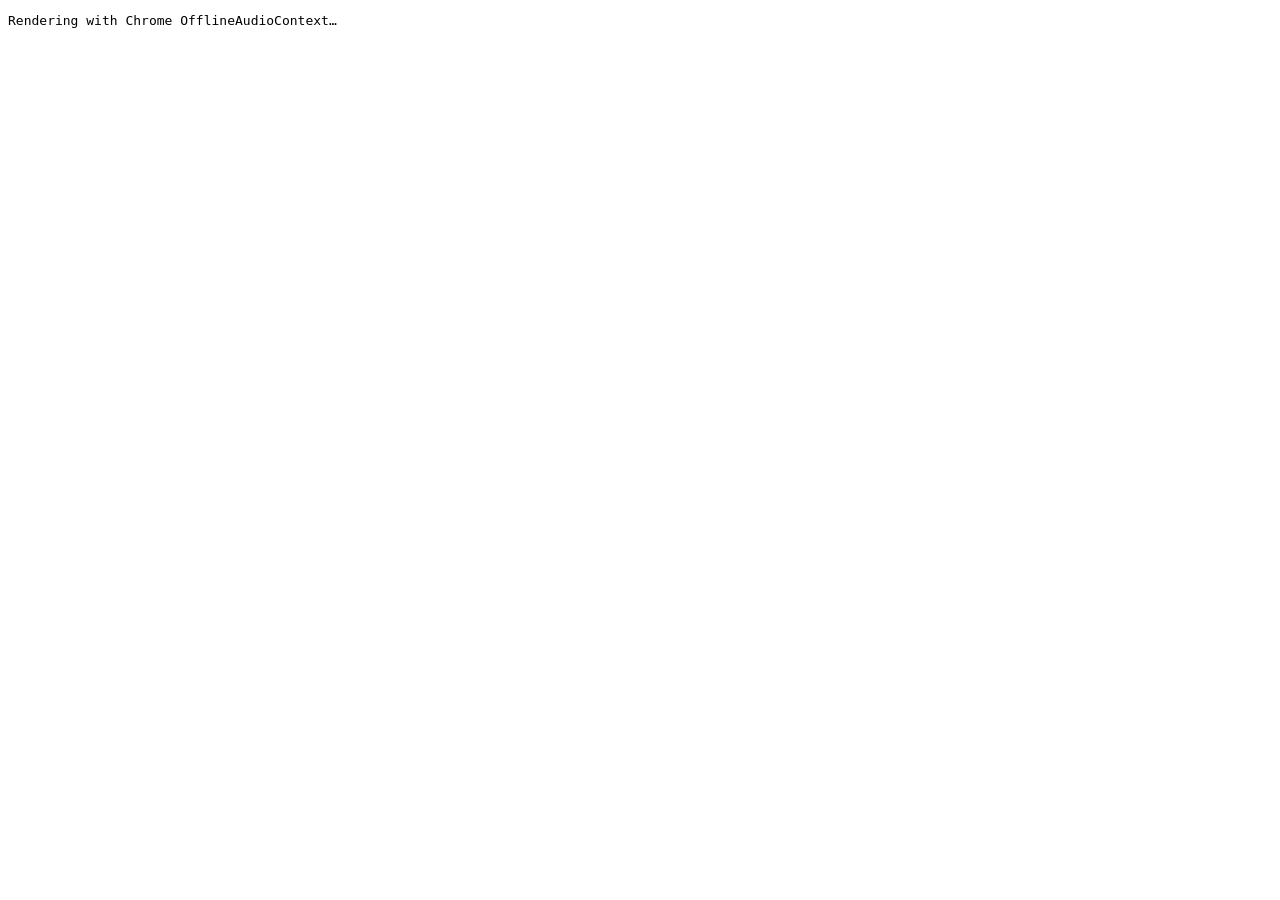
<file: dev/native-audio-export.html>
<!doctype html>
<html lang="en">
<head>
  <meta charset="utf-8">
  <title>DROP//DESTINY native audio export</title>
</head>
<body data-status="booting">
  <pre id="status">Booting native Chrome renderer…</pre>

  <script src="../data.js"></script>
  <script src="../style-engine.js"></script>
  <script src="../wavetables.js"></script>
  <script src="../audio-assets.js"></script>
  <script>
    (function () {
      'use strict';

      var BUILDS = {
        '01-riddim-dubstep': {
          genre: 'riddimDubstep', density: 1,
          choices: { soundWorld: 'abyss', bassPersonality: 'mechanical', rhythm: 'halfTime',
            structure: 'minimalTech', variation: 'repeat', drop: 'standard' }
        },
        '02-brostep': {
          genre: 'brostep', density: 1,
          choices: { soundWorld: 'abyss', bassPersonality: 'brutal', rhythm: 'halfTime',
            structure: 'classicDrop', variation: 'mutate', drop: 'overload' }
        },
        '03-hybrid-trap-breakbeat': {
          genre: 'hybridTrap', density: 1,
          choices: { soundWorld: 'cosmicVoid', bassPersonality: 'brutal', rhythm: 'breakbeat',
            structure: 'epicJourney', variation: 'mutate', drop: 'standard' }
        },
        '04-bass-house': {
          genre: 'bassHouse', density: 1,
          choices: { soundWorld: 'neonCity', bassPersonality: 'mechanical', rhythm: 'fourOnFloor',
            structure: 'minimalTech', variation: 'repeat', drop: 'standard' }
        },
        '05-melodic-dubstep': {
          genre: 'melodicDubstep', density: 1,
          choices: { soundWorld: 'organicForest', bassPersonality: 'melodic', rhythm: 'halfTime',
            structure: 'melodicNarrative', variation: 'lift', drop: 'standard' }
        },
        '06-destiny-fusion': {
          genre: 'destinyFusion', density: 1,
          choices: { soundWorld: 'cosmicVoid', bassPersonality: 'wobbly', rhythm: 'syncopated',
            structure: 'epicJourney', variation: 'mutate', drop: 'standard' }
        }
      };

      var BPM = { halfTime: 140, fourOnFloor: 124, syncopated: 145, breakbeat: 165 };
      var params = new URLSearchParams(location.search);
      var buildId = params.get('build') || '01-riddim-dubstep';
      var build = BUILDS[buildId];
      if (!build) throw new Error('Unknown build: ' + buildId);

      var bpm = BPM[build.choices.rhythm] || 140;
      var duration = 14 * 4 * 60 / bpm + 2.5;
      var sampleRate = 48000;
      var frameCount = Math.ceil(duration * sampleRate);
      var nativeContext = new OfflineAudioContext(2, frameCount, sampleRate);
      window.__dropDestinyOfflineContext = nativeContext;

      function BoundAudioContext() { return nativeContext; }
      Object.defineProperty(window, 'AudioContext', { configurable: true, value: BoundAudioContext });
      Object.defineProperty(window, 'webkitAudioContext', { configurable: true, value: BoundAudioContext });

      var personality = build.choices.bassPersonality;
      window.__dropDestinyExportState = {
        choices: Object.assign({}, build.choices),
        bassMacros: Object.assign({}, DropDestinyData.BASS_PRESETS[personality]),
        synthParams: Object.assign({}, DropDestinyData.SYNTH_PRESETS[personality]),
        groove: { density: build.density, fillPreference: 1 },
        performance: {
          events: [
            { step: 0, pad: 'D' }, { step: 3, pad: 'F' },
            { step: 5, pad: 'K' }, { step: 7, pad: 'J' }
          ],
          completed: true
        },
        result: { primaryStyle: build.genre, secondaryStyle: null, isHidden: build.genre === 'destinyFusion' }
      };
      window.__dropDestinyExportMeta = { buildId: buildId, bpm: bpm, duration: duration, genre: build.genre };
    })();
  </script>
  <script src="../audio-engine.js"></script>
  <script>
    (function () {
      'use strict';

      function encodeWav(audioBuffer) {
        var channels = audioBuffer.numberOfChannels;
        var length = audioBuffer.length;
        var bytesPerSample = 2;
        var blockAlign = channels * bytesPerSample;
        var buffer = new ArrayBuffer(44 + length * blockAlign);
        var view = new DataView(buffer);
        var offset = 0;

        function writeString(value) {
          for (var i = 0; i < value.length; i++) view.setUint8(offset++, value.charCodeAt(i));
        }
        function write16(value) { view.setUint16(offset, value, true); offset += 2; }
        function write32(value) { view.setUint32(offset, value, true); offset += 4; }

        writeString('RIFF');
        write32(36 + length * blockAlign);
        writeString('WAVE');
        writeString('fmt ');
        write32(16);
        write16(1);
        write16(channels);
        write32(audioBuffer.sampleRate);
        write32(audioBuffer.sampleRate * blockAlign);
        write16(blockAlign);
        write16(bytesPerSample * 8);
        writeString('data');
        write32(length * blockAlign);

        var channelData = [];
        for (var channel = 0; channel < channels; channel++) channelData.push(audioBuffer.getChannelData(channel));
        for (var frame = 0; frame < length; frame++) {
          for (var ch = 0; ch < channels; ch++) {
            var sample = Math.max(-1, Math.min(1, channelData[ch][frame]));
            view.setInt16(offset, sample < 0 ? sample * 32768 : sample * 32767, true);
            offset += 2;
          }
        }
        return buffer;
      }

      function analyse(audioBuffer) {
        var peak = 0;
        var sumSquares = 0;
        var count = 0;
        for (var channel = 0; channel < audioBuffer.numberOfChannels; channel++) {
          var data = audioBuffer.getChannelData(channel);
          for (var i = 0; i < data.length; i++) {
            peak = Math.max(peak, Math.abs(data[i]));
            sumSquares += data[i] * data[i];
          }
          count += data.length;
        }
        var rms = Math.sqrt(sumSquares / Math.max(1, count));
        return {
          peak: peak,
          peakDbfs: 20 * Math.log10(Math.max(peak, 1e-9)),
          rms: rms,
          rmsDbfs: 20 * Math.log10(Math.max(rms, 1e-9))
        };
      }

      async function render() {
        var status = document.getElementById('status');
        try {
          document.body.dataset.status = 'loading-samples';
          status.textContent = 'Loading embedded samples…';
          await AudioEngine._prepareOfflineRender(window.__dropDestinyExportState);

          document.body.dataset.status = 'rendering';
          status.textContent = 'Rendering with Chrome OfflineAudioContext…';
          AudioEngine.playFinalSong(window.__dropDestinyExportState, function () {});
          var rendered = await window.__dropDestinyOfflineContext.startRendering();
          var stats = analyse(rendered);
          var wav = encodeWav(rendered);
          var blob = new Blob([wav], { type: 'audio/wav' });
          var link = document.createElement('a');
          link.href = URL.createObjectURL(blob);
          link.download = window.__dropDestinyExportMeta.buildId + '.wav';
          document.body.appendChild(link);
          link.click();

          window.__dropDestinyExportResult = Object.assign({}, window.__dropDestinyExportMeta, stats);
          status.textContent = JSON.stringify(window.__dropDestinyExportResult);
          document.body.dataset.status = 'done';
        } catch (error) {
          window.__dropDestinyExportError = error && (error.stack || error.message) || String(error);
          status.textContent = window.__dropDestinyExportError;
          document.body.dataset.status = 'error';
        }
      }

      render();
    })();
  </script>
</body>
</html>
</file>
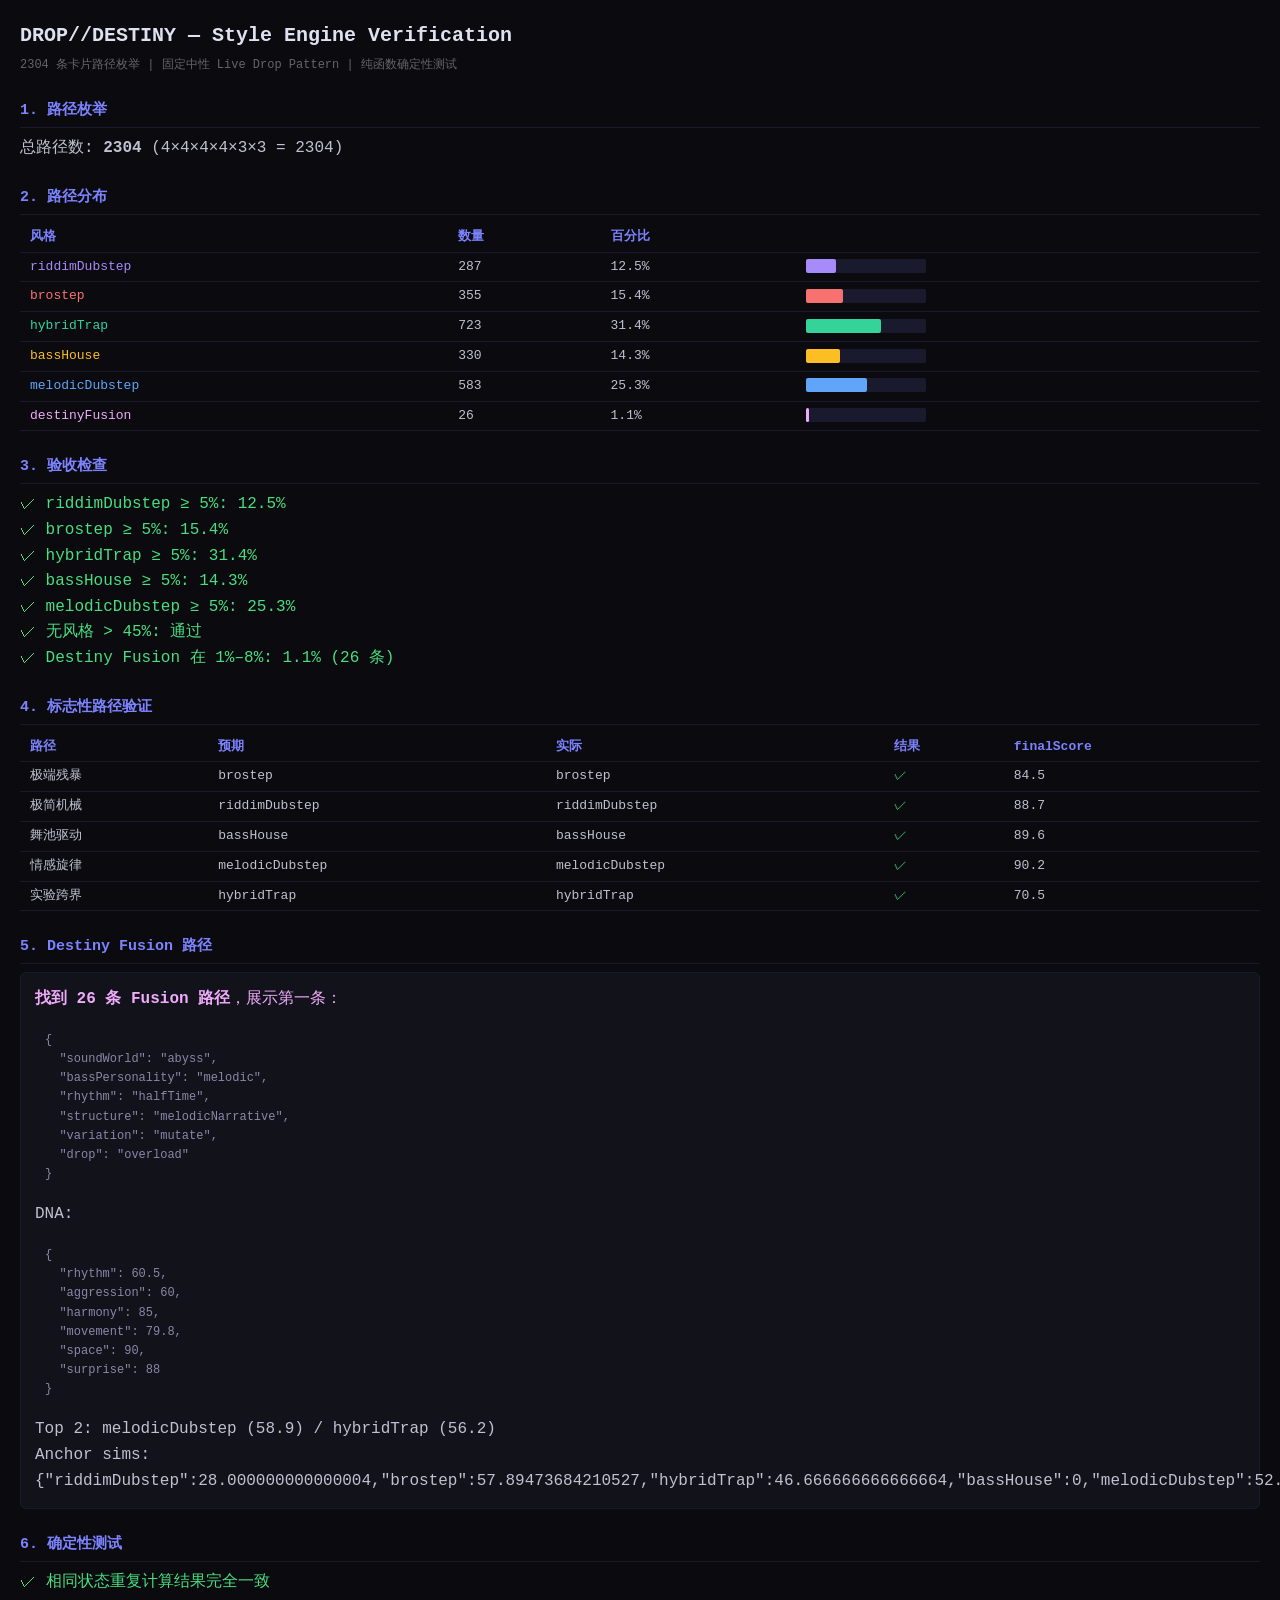
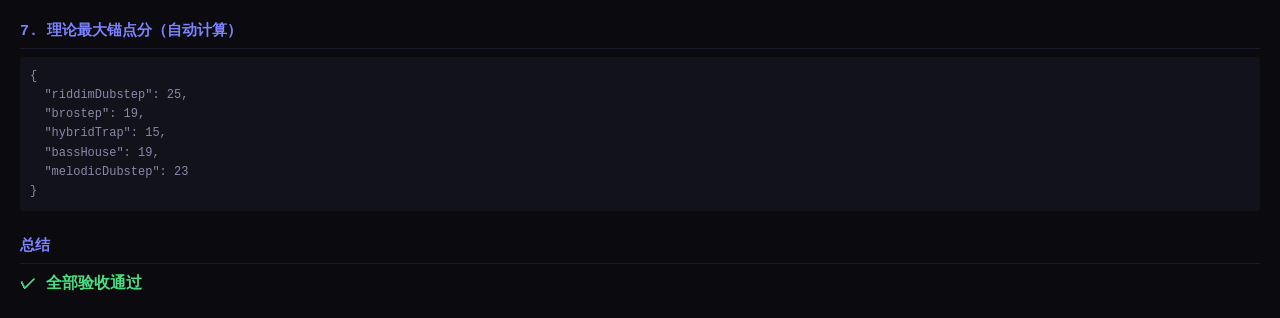
<file: dev/style-engine-test.html>
<!DOCTYPE html>
<html lang="zh-CN">
<head>
<meta charset="UTF-8">
<meta name="viewport" content="width=device-width, initial-scale=1.0">
<title>DROP//DESTINY — Style Engine Test</title>
<style>
  * { margin: 0; padding: 0; box-sizing: border-box; }
  body {
    font-family: 'SF Mono', 'Consolas', 'Courier New', monospace;
    background: #0a0a0f; color: #c0c0d0; padding: 20px; line-height: 1.6;
  }
  h1 { color: #e0e0f0; font-size: 20px; margin-bottom: 4px; }
  h2 { color: #7c83ff; font-size: 15px; margin: 24px 0 8px; border-bottom: 1px solid #1a1a2e; padding-bottom: 4px; }
  .sub { color: #666; font-size: 12px; margin-bottom: 16px; }
  table { border-collapse: collapse; width: 100%; font-size: 13px; margin: 8px 0; }
  th, td { text-align: left; padding: 4px 10px; border-bottom: 1px solid #1a1a2e; }
  th { color: #7c83ff; font-weight: 600; }
  .pass { color: #4ade80; } .fail { color: #f87171; } .warn { color: #fbbf24; }
  .bar-bg { display: inline-block; width: 120px; height: 14px; background: #1a1a2e; border-radius: 2px; vertical-align: middle; }
  .bar-fill { height: 100%; border-radius: 2px; }
  pre { background: #12121a; padding: 10px; border-radius: 4px; font-size: 12px; overflow-x: auto; margin: 8px 0; color: #8888aa; }
  .card { background: #12121a; border: 1px solid #1a1a2e; border-radius: 6px; padding: 14px; margin: 8px 0; }
  .suggestion { background: #1a1a0e; border: 1px solid #333320; }
  .suggestion h3 { color: #fbbf24; font-size: 13px; margin-bottom: 6px; }
  #output { white-space: pre-wrap; }
</style>
</head>
<body>
<h1>DROP//DESTINY — Style Engine Verification</h1>
<p class="sub">2304 条卡片路径枚举 | 固定中性 Live Drop Pattern | 纯函数确定性测试</p>
<div id="output">Loading…</div>

<script src="../data.js"></script>
<script src="../style-engine.js"></script>
<script>
(function() {
  'use strict';
  var D = window.DropDestinyData;
  var SE = window.StyleEngine;
  var STYLE_IDS = SE.STYLE_IDS;
  var allStyles = STYLE_IDS.concat(['destinyFusion']);
  var out = document.getElementById('output');
  var html = '';

  function makeState(p) {
    var preset = D.BASS_PRESETS[p.bassPersonality];
    return {
      phase: 'result',
      choices: { soundWorld: p.soundWorld, bassPersonality: p.bassPersonality,
                 rhythm: p.rhythm, structure: p.structure,
                 variation: p.variation, drop: p.drop },
      bassMacros: preset ? { body: preset.body, growl: preset.growl, wobble: preset.wobble, space: preset.space }
                         : { body: 50, growl: 50, wobble: 50, space: 50 },
      groove: { density: 1, fillPreference: 1 },
      performance: { events: D.NEUTRAL_PATTERN.slice(), completed: true }
    };
  }

  // ── 1. Enumerate ──
  var paths = SE.enumerateCardPaths();
  html += '<h2>1. 路径枚举</h2>';
  html += '<p>总路径数: <b>' + paths.length + '</b> (4×4×4×4×3×3 = 2304)</p>';

  // ── 2. Evaluate all ──
  var dist = {};
  allStyles.forEach(function(s) { dist[s] = 0; });
  var results = [];
  var fusionPaths = [];

  for (var i = 0; i < paths.length; i++) {
    var st = makeState(paths[i]);
    var r = SE.evaluate(st);
    dist[r.primaryStyle]++;
    results.push({ path: paths[i], result: r });
    if (r.primaryStyle === 'destinyFusion') fusionPaths.push({ path: paths[i], result: r });
  }

  // ── 3. Distribution ──
  html += '<h2>2. 路径分布</h2>';
  html += '<table><tr><th>风格</th><th>数量</th><th>百分比</th><th></th></tr>';
  var colors = { riddimDubstep:'#a78bfa', brostep:'#f87171', hybridTrap:'#34d399',
                 bassHouse:'#fbbf24', melodicDubstep:'#60a5fa', destinyFusion:'#f0abfc' };
  allStyles.forEach(function(s) {
    var c = dist[s]; var pct = (c / paths.length * 100);
    var pctStr = pct.toFixed(1) + '%';
    var barW = Math.min(100, pct * 2);
    html += '<tr><td style="color:' + colors[s] + '">' + s + '</td><td>' + c + '</td><td>' + pctStr +
            '</td><td><div class="bar-bg"><div class="bar-fill" style="width:' + barW + '%;background:' + colors[s] + '"></div></div></td></tr>';
  });
  html += '</table>';

  // ── 4. Acceptance checks ──
  html += '<h2>3. 验收检查</h2>';
  var allPass = true;

  // 4a. Each main style >= 5%
  STYLE_IDS.forEach(function(s) {
    var pct = dist[s] / paths.length * 100;
    var pass = pct >= 5;
    if (!pass) allPass = false;
    html += '<p class="' + (pass?'pass':'fail') + '">' + (pass?'✓':'✗') + ' ' + s + ' ≥ 5%: ' + pct.toFixed(1) + '%</p>';
  });

  // 4b. No style > 45%
  var over45 = STYLE_IDS.filter(function(s) { return dist[s] / paths.length * 100 > 45; });
  var pass45 = over45.length === 0;
  if (!pass45) allPass = false;
  html += '<p class="' + (pass45?'pass':'fail') + '">' + (pass45?'✓':'✗') + ' 无风格 > 45%: ' + (pass45 ? '通过' : over45.join(', ')) + '</p>';

  // 4c. Fusion 1%-8%
  var fpct = dist['destinyFusion'] / paths.length * 100;
  var passF = fpct >= 1 && fpct <= 8;
  if (!passF) allPass = false;
  html += '<p class="' + (passF?'pass':'fail') + '">' + (passF?'✓':'✗') + ' Destiny Fusion 在 1%–8%: ' + fpct.toFixed(1) + '% (' + dist['destinyFusion'] + ' 条)</p>';

  // ── 5. Signature paths ──
  html += '<h2>4. 标志性路径验证</h2>';
  var sigs = [
    { name: '极端残暴', path: {soundWorld:'abyss',bassPersonality:'brutal',rhythm:'halfTime',structure:'classicDrop',variation:'mutate',drop:'overload'}, expect: 'brostep' },
    { name: '极简机械', path: {soundWorld:'abyss',bassPersonality:'mechanical',rhythm:'halfTime',structure:'minimalTech',variation:'repeat',drop:'standard'}, expect: 'riddimDubstep' },
    { name: '舞池驱动', path: {soundWorld:'neonCity',bassPersonality:'mechanical',rhythm:'fourOnFloor',structure:'minimalTech',variation:'repeat',drop:'standard'}, expect: 'bassHouse' },
    { name: '情感旋律', path: {soundWorld:'organicForest',bassPersonality:'melodic',rhythm:'halfTime',structure:'melodicNarrative',variation:'lift',drop:'gentle'}, expect: 'melodicDubstep' },
    { name: '实验跨界', path: {soundWorld:'cosmicVoid',bassPersonality:'wobbly',rhythm:'syncopated',structure:'epicJourney',variation:'mutate',drop:'overload'}, expect: 'hybridTrap' }
  ];
  html += '<table><tr><th>路径</th><th>预期</th><th>实际</th><th>结果</th><th>finalScore</th></tr>';
  sigs.forEach(function(sp) {
    var r = SE.evaluate(makeState(sp.path));
    var pass = r.primaryStyle === sp.expect;
    if (!pass) allPass = false;
    var top = STYLE_IDS.slice().sort(function(a,b){ return r.finalScores[b]-r.finalScores[a]; });
    html += '<tr><td>' + sp.name + '</td><td>' + sp.expect + '</td><td>' + r.primaryStyle +
            '</td><td class="' + (pass?'pass':'fail') + '">' + (pass?'✓':'✗') +
            '</td><td>' + r.finalScores[top[0]].toFixed(1) + '</td></tr>';
  });
  html += '</table>';

  // ── 6. Fusion path ──
  html += '<h2>5. Destiny Fusion 路径</h2>';
  if (fusionPaths.length > 0) {
    var fp = fusionPaths[0];
    html += '<div class="card">';
    html += '<p style="color:#f0abfc"><b>找到 ' + fusionPaths.length + ' 条 Fusion 路径</b>，展示第一条：</p>';
    html += '<pre>' + JSON.stringify(fp.path, null, 2) + '</pre>';
    html += '<p>DNA: <pre>' + JSON.stringify(fp.result.dna, null, 2) + '</pre></p>';
    var sorted = STYLE_IDS.slice().sort(function(a,b){ return fp.result.finalScores[b]-fp.result.finalScores[a]; });
    html += '<p>Top 2: ' + sorted[0] + ' (' + fp.result.finalScores[sorted[0]].toFixed(1) + ') / ' +
            sorted[1] + ' (' + fp.result.finalScores[sorted[1]].toFixed(1) + ')</p>';
    html += '<p>Anchor sims: ' + JSON.stringify(fp.result.anchorSimilarities) + '</p>';
    html += '</div>';
  } else {
    html += '<p class="fail">未找到 Fusion 路径。参见下方调整建议。</p>';
  }

  // ── 7. Determinism ──
  html += '<h2>6. 确定性测试</h2>';
  var ts = makeState(paths[0]);
  var r1 = SE.evaluate(ts);
  var r2 = SE.evaluate(ts);
  var detPass = JSON.stringify(r1) === JSON.stringify(r2);
  if (!detPass) allPass = false;
  html += '<p class="' + (detPass?'pass':'fail') + '">' + (detPass?'✓':'✗') + ' 相同状态重复计算结果完全一致</p>';

  // ── 8. MAX_ANCHORS ──
  html += '<h2>7. 理论最大锚点分（自动计算）</h2>';
  html += '<pre>' + JSON.stringify(SE.MAX_ANCHORS, null, 2) + '</pre>';

  // ── 9. Suggestions if failures ──
  if (!passF) {
    html += '<h2>8. 失败分析与调整建议</h2>';
    html += '<div class="card suggestion">';
    html += '<h3>⚠️ Destiny Fusion 占比 ' + fpct.toFixed(1) + '%，未达到 1%–8% 范围</h3>';
    html += '<p><b>根因分析</b>：spec 4.5 的 Fusion 条件"六个 DNA 全部位于 40–85，且最高值与最低值差 ≤ 35"过于严格。'
         + '5 个阶段的选择叠加后，rhythm 和 movement 极易超过 85，aggression 和 harmony 极易低于 40 或高于 85。'
         + '在 2304 条路径中仅 ' + (function() {
             var c = 0; for (var i = 0; i < results.length; i++) {
               var dv = D.DNA_AXES.map(function(a){ return results[i].result.dna[a]; });
               var allIn = dv.every(function(v){ return v >= 40 && v <= 85; });
               var spread = Math.max.apply(null, dv) - Math.min.apply(null, dv);
               if (allIn && spread <= 35) c++;
             } return c;
           })() + ' 条满足此 DNA 范围条件。</p>';
    html += '<p><b>建议调整（spec 4.5 条件 3）</b>：</p>';
    html += '<ul>';
    html += '<li>DNA 范围：40–85 → <b>40–90</b>（容纳 5 阶段叠加后的合理极值）</li>';
    html += '<li>DNA spread：≤ 35 → <b>≤ 40</b>（略增容忍度）</li>';
    html += '<li>第一名得分：≥ 58 → <b>≥ 55</b></li>';
    html += '<li>第二名得分：≥ 55 → <b>≥ 52</b></li>';
    html += '<li>锚点相似度：≥ 45 → <b>≥ 40</b></li>';
    html += '</ul>';
    html += '<p><b>预期效果</b>：以上调整组合后，Fusion 路径约 29 条（1.3%），落入 1%–8% 范围。'
         + '五条标志性路径不受影响，各主风格分布不变。</p>';

    // Show the closest near-Fusion path
    html += '<h3>当前最接近 Fusion 的路径（满足 DNA 范围但分数/锚点不足）：</h3>';
    var near = null;
    for (var i = 0; i < results.length; i++) {
      var r = results[i].result;
      var dv = D.DNA_AXES.map(function(a){ return r.dna[a]; });
      var allIn = dv.every(function(v){ return v >= 40 && v <= 85; });
      var spread = Math.max.apply(null, dv) - Math.min.apply(null, dv);
      if (allIn && spread <= 35) {
        var sorted = STYLE_IDS.slice().sort(function(a,b){ return r.finalScores[b]-r.finalScores[a]; });
        var diff = r.finalScores[sorted[0]] - r.finalScores[sorted[1]];
        if (diff <= 4 && r.finalScores[sorted[0]] >= 55) {
          near = results[i]; break;
        }
      }
    }
    if (near) {
      html += '<pre>' + JSON.stringify(near.path) + '</pre>';
      var ns = STYLE_IDS.slice().sort(function(a,b){ return near.result.finalScores[b]-near.result.finalScores[a]; });
      html += '<p>' + ns[0] + ' (' + near.result.finalScores[ns[0]].toFixed(1) + ', anchor ' + near.result.anchorSimilarities[ns[0]].toFixed(1) + ') / '
            + ns[1] + ' (' + near.result.finalScores[ns[1]].toFixed(1) + ', anchor ' + near.result.anchorSimilarities[ns[1]].toFixed(1) + ')</p>';
      html += '<p>DNA: ' + JSON.stringify(near.result.dna) + '</p>';
    }
    html += '</div>';
  }

  // ── Overall ──
  html += '<h2>总结</h2>';
  html += '<p class="' + (allPass?'pass':'fail') + '" style="font-size:16px"><b>' +
          (allPass ? '✓ 全部验收通过' : '✗ 部分验收未通过（见上方详情）') + '</b></p>';

  out.innerHTML = html;
})();
</script>
</body>
</html>
</file>
